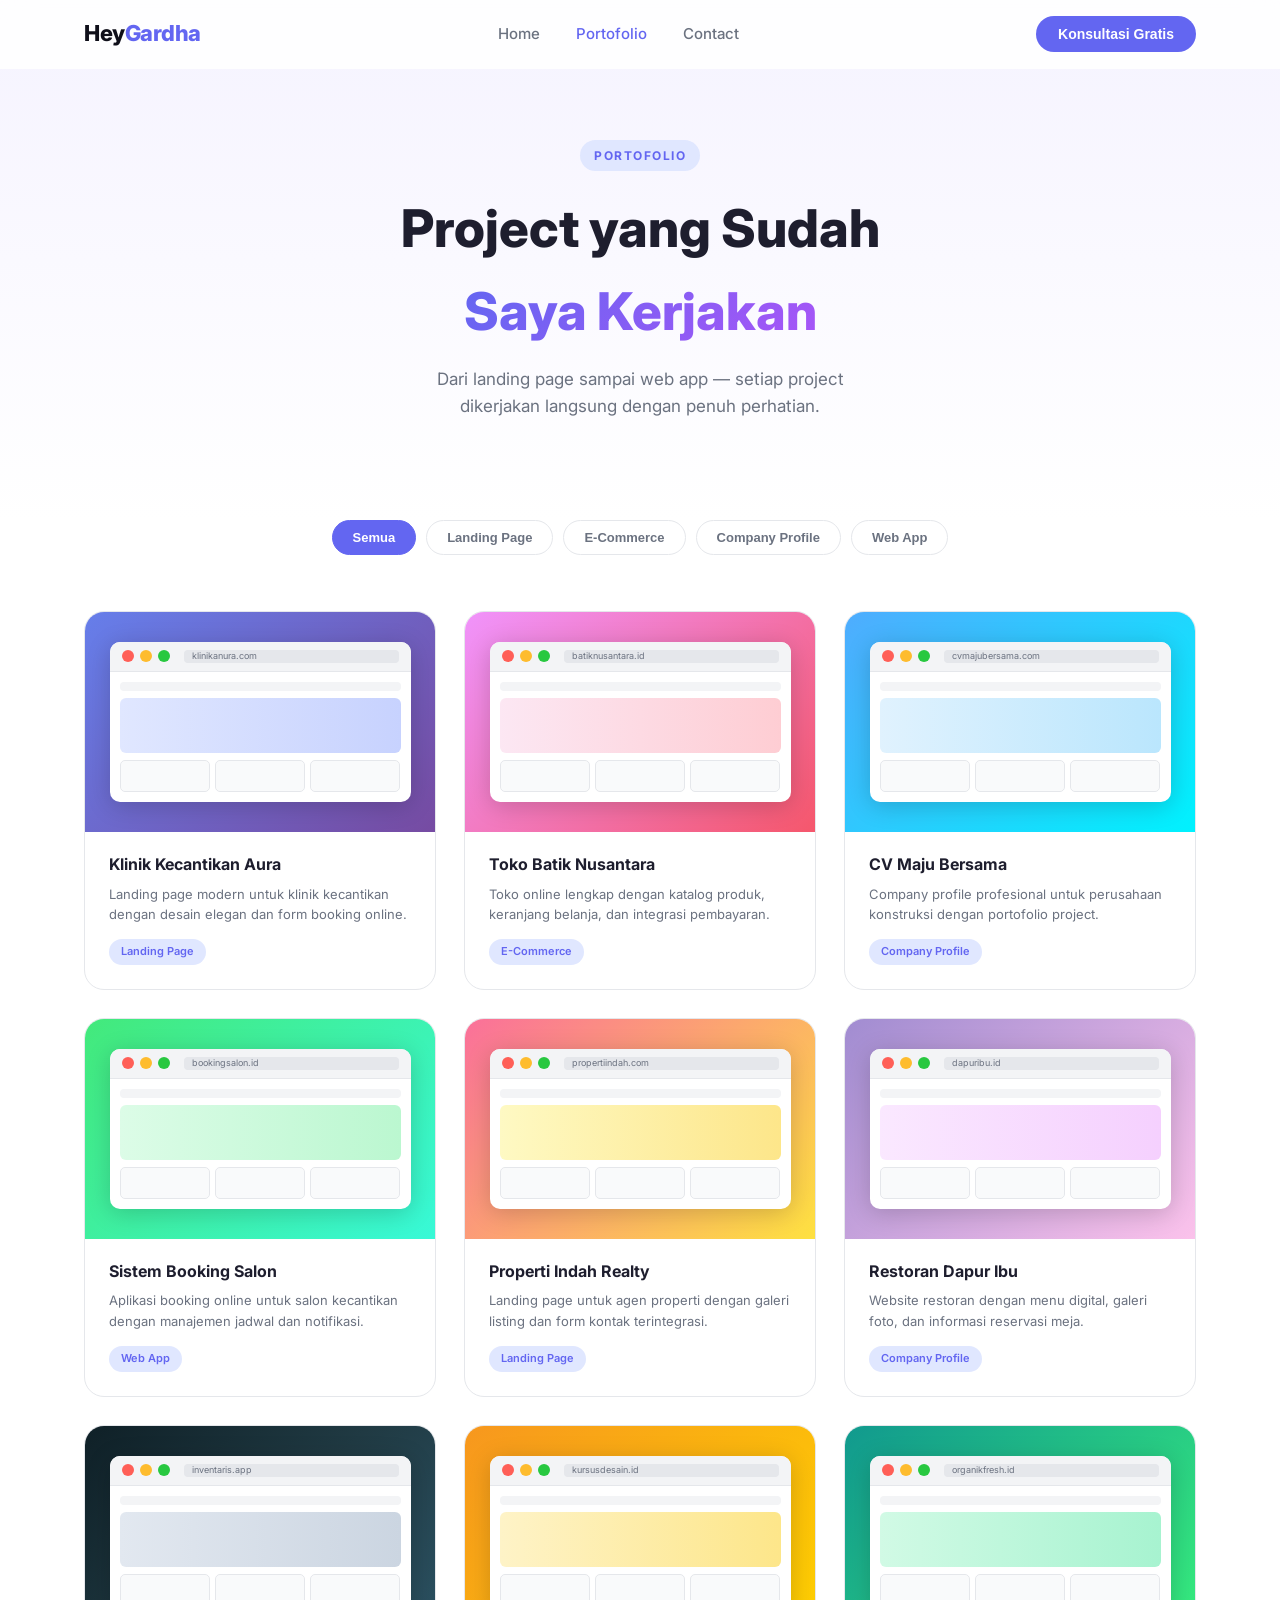
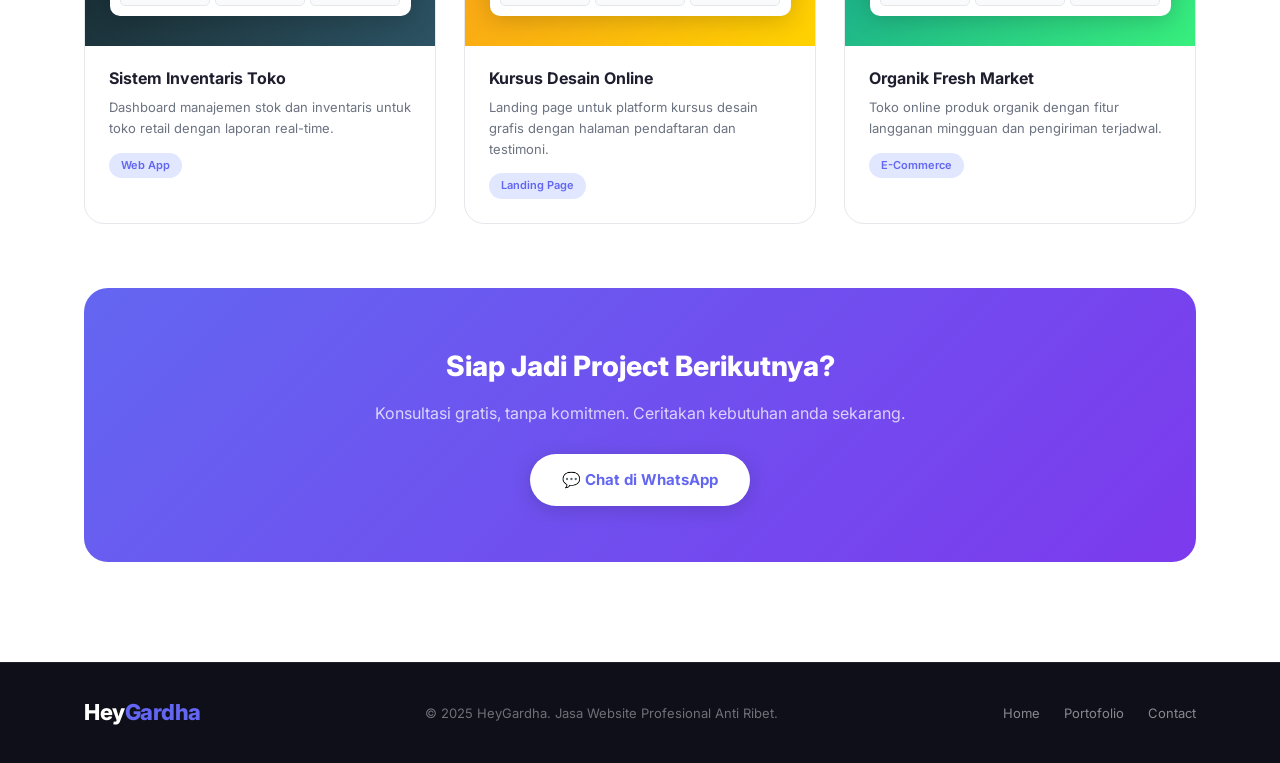
<file: portfolio.html>
<!DOCTYPE html>
<html lang="id">
<head>
  <meta charset="UTF-8" />
  <meta name="viewport" content="width=device-width, initial-scale=1.0" />
  <title>Portofolio – HeyGardha</title>
  <link rel="stylesheet" href="style.css" />
  <link href="https://fonts.googleapis.com/css2?family=Inter:wght@400;500;600;700;800&display=swap" rel="stylesheet" />
  <style>
    .portfolio-page-hero {
      padding: 140px 24px 60px;
      text-align: center;
      background: linear-gradient(180deg, #f5f3ff 0%, #fff 100%);
    }
    .portfolio-page-hero h1 { font-size: clamp(32px, 5vw, 52px); font-weight: 800; margin-bottom: 12px; }
    .portfolio-page-hero p { color: var(--text-muted); font-size: 17px; max-width: 480px; margin: 0 auto 40px; }

    .filter-bar {
      display: flex;
      justify-content: center;
      gap: 10px;
      flex-wrap: wrap;
      margin-bottom: 56px;
    }
    .filter-btn {
      padding: 9px 20px;
      border-radius: 50px;
      border: 1px solid var(--border);
      background: var(--white);
      font-size: 13px;
      font-weight: 600;
      cursor: pointer;
      color: var(--text-muted);
      transition: all 0.2s;
    }
    .filter-btn:hover, .filter-btn.active {
      background: var(--primary);
      color: #fff;
      border-color: var(--primary);
    }

    .portfolio-full { padding: 0 0 100px; }
    .portfolio-full .container { text-align: center; }

    .portfolio-full-grid {
      display: grid;
      grid-template-columns: repeat(auto-fill, minmax(320px, 1fr));
      gap: 28px;
      text-align: left;
    }

    .pf-card {
      background: var(--white);
      border-radius: 20px;
      overflow: hidden;
      border: 1px solid var(--border);
      transition: transform 0.25s, box-shadow 0.25s;
    }
    .pf-card:hover { transform: translateY(-6px); box-shadow: var(--shadow-lg); }
    .pf-card[data-hidden="true"] { display: none; }

    .pf-img {
      height: 220px;
      position: relative;
      overflow: hidden;
      display: flex;
      align-items: center;
      justify-content: center;
    }

    .pf-browser {
      width: 86%;
      background: #fff;
      border-radius: 10px;
      overflow: hidden;
      box-shadow: 0 4px 24px rgba(0,0,0,0.18);
    }
    .pf-browser .browser-bar { background: #f3f4f6; padding: 8px 12px; display: flex; align-items: center; gap: 6px; border-bottom: 1px solid #e5e7eb; }
    .pf-browser .browser-url { flex: 1; background: #e5e7eb; border-radius: 4px; height: 13px; margin-left: 8px; font-size: 9px; color: #6b7280; padding: 0 8px; overflow: hidden; white-space: nowrap; display: flex; align-items: center; }
    .pf-browser .browser-content { padding: 10px; display: flex; flex-direction: column; gap: 7px; }
    .pf-browser .bc-nav { height: 9px; background: #f3f4f6; border-radius: 4px; }
    .pf-browser .bc-hero { height: 55px; border-radius: 6px; }
    .pf-browser .bc-row { display: flex; gap: 5px; }
    .pf-browser .bc-block { flex: 1; height: 32px; background: #f9fafb; border-radius: 5px; border: 1px solid #e5e7eb; }

    .pf-info { padding: 20px 24px 24px; }
    .pf-info h4 { font-size: 16px; font-weight: 700; margin-bottom: 6px; }
    .pf-info p { font-size: 13px; color: var(--text-muted); margin-bottom: 14px; line-height: 1.6; }
    .pf-meta { display: flex; align-items: center; justify-content: space-between; }

    .pf-cta-section {
      margin-top: 64px;
      padding: 56px 40px;
      background: linear-gradient(135deg, var(--primary), #7c3aed);
      border-radius: 24px;
      text-align: center;
      color: #fff;
    }
    .pf-cta-section h3 { font-size: 28px; font-weight: 800; margin-bottom: 12px; }
    .pf-cta-section p { color: rgba(255,255,255,0.75); margin-bottom: 28px; font-size: 16px; }
    .btn-white {
      display: inline-flex;
      align-items: center;
      gap: 8px;
      background: #fff;
      color: var(--primary);
      padding: 14px 32px;
      border-radius: 50px;
      font-weight: 700;
      font-size: 15px;
      transition: transform 0.2s, box-shadow 0.2s;
      box-shadow: 0 4px 20px rgba(0,0,0,0.15);
    }
    .btn-white:hover { transform: translateY(-2px); box-shadow: 0 8px 28px rgba(0,0,0,0.2); }

    @media (max-width: 600px) {
      .portfolio-full-grid { grid-template-columns: 1fr; }
      .pf-cta-section { padding: 40px 24px; }
    }
  </style>
</head>
<body>

  <!-- NAVBAR -->
  <nav class="navbar" id="navbar">
    <div class="nav-container">
      <a href="index.html" class="logo">Hey<span>Gardha</span></a>
      <ul class="nav-links">
        <li><a href="index.html">Home</a></li>
        <li><a href="portfolio.html" style="color:var(--primary)">Portofolio</a></li>
        <li><a href="index.html#contact">Contact</a></li>
      </ul>
      <button class="nav-cta" onclick="location.href='index.html#contact'">Konsultasi Gratis</button>
      <button class="hamburger" id="hamburger" aria-label="Toggle menu">
        <span></span><span></span><span></span>
      </button>
    </div>
    <div class="mobile-menu" id="mobileMenu">
      <a href="index.html">Home</a>
      <a href="portfolio.html">Portofolio</a>
      <a href="index.html#contact">Contact</a>
      <a href="index.html#contact" class="mobile-cta">Konsultasi Gratis</a>
    </div>
  </nav>

  <!-- HERO -->
  <div class="portfolio-page-hero">
    <div class="section-label">Portofolio</div>
    <h1>Project yang Sudah<br /><span class="highlight">Saya Kerjakan</span></h1>
    <p>Dari landing page sampai web app — setiap project dikerjakan langsung dengan penuh perhatian.</p>
  </div>

  <!-- PORTFOLIO GRID -->
  <section class="portfolio-full">
    <div class="container">
      <div class="filter-bar" id="filterBar">
        <button class="filter-btn active" data-filter="all">Semua</button>
        <button class="filter-btn" data-filter="landing">Landing Page</button>
        <button class="filter-btn" data-filter="ecommerce">E-Commerce</button>
        <button class="filter-btn" data-filter="company">Company Profile</button>
        <button class="filter-btn" data-filter="webapp">Web App</button>
      </div>

      <div class="portfolio-full-grid" id="portfolioGrid">

        <div class="pf-card fade-in" data-category="landing">
          <div class="pf-img" style="background: linear-gradient(135deg, #667eea, #764ba2);">
            <div class="pf-browser">
              <div class="browser-bar"><span class="dot red"></span><span class="dot yellow"></span><span class="dot green"></span><span class="browser-url">klinikanura.com</span></div>
              <div class="browser-content">
                <div class="bc-nav"></div>
                <div class="bc-hero" style="background:linear-gradient(90deg,#e0e7ff,#c7d2fe)"></div>
                <div class="bc-row"><div class="bc-block"></div><div class="bc-block"></div><div class="bc-block"></div></div>
              </div>
            </div>
          </div>
          <div class="pf-info">
            <h4>Klinik Kecantikan Aura</h4>
            <p>Landing page modern untuk klinik kecantikan dengan desain elegan dan form booking online.</p>
            <div class="pf-meta"><span class="tag">Landing Page</span></div>
          </div>
        </div>

        <div class="pf-card fade-in" data-category="ecommerce">
          <div class="pf-img" style="background: linear-gradient(135deg, #f093fb, #f5576c);">
            <div class="pf-browser">
              <div class="browser-bar"><span class="dot red"></span><span class="dot yellow"></span><span class="dot green"></span><span class="browser-url">batiknusantara.id</span></div>
              <div class="browser-content">
                <div class="bc-nav"></div>
                <div class="bc-hero" style="background:linear-gradient(90deg,#fce7f3,#fecdd3)"></div>
                <div class="bc-row"><div class="bc-block"></div><div class="bc-block"></div><div class="bc-block"></div></div>
              </div>
            </div>
          </div>
          <div class="pf-info">
            <h4>Toko Batik Nusantara</h4>
            <p>Toko online lengkap dengan katalog produk, keranjang belanja, dan integrasi pembayaran.</p>
            <div class="pf-meta"><span class="tag">E-Commerce</span></div>
          </div>
        </div>

        <div class="pf-card fade-in" data-category="company">
          <div class="pf-img" style="background: linear-gradient(135deg, #4facfe, #00f2fe);">
            <div class="pf-browser">
              <div class="browser-bar"><span class="dot red"></span><span class="dot yellow"></span><span class="dot green"></span><span class="browser-url">cvmajubersama.com</span></div>
              <div class="browser-content">
                <div class="bc-nav"></div>
                <div class="bc-hero" style="background:linear-gradient(90deg,#e0f2fe,#bae6fd)"></div>
                <div class="bc-row"><div class="bc-block"></div><div class="bc-block"></div><div class="bc-block"></div></div>
              </div>
            </div>
          </div>
          <div class="pf-info">
            <h4>CV Maju Bersama</h4>
            <p>Company profile profesional untuk perusahaan konstruksi dengan portofolio project.</p>
            <div class="pf-meta"><span class="tag">Company Profile</span></div>
          </div>
        </div>

        <div class="pf-card fade-in" data-category="webapp">
          <div class="pf-img" style="background: linear-gradient(135deg, #43e97b, #38f9d7);">
            <div class="pf-browser">
              <div class="browser-bar"><span class="dot red"></span><span class="dot yellow"></span><span class="dot green"></span><span class="browser-url">bookingsalon.id</span></div>
              <div class="browser-content">
                <div class="bc-nav"></div>
                <div class="bc-hero" style="background:linear-gradient(90deg,#dcfce7,#bbf7d0)"></div>
                <div class="bc-row"><div class="bc-block"></div><div class="bc-block"></div><div class="bc-block"></div></div>
              </div>
            </div>
          </div>
          <div class="pf-info">
            <h4>Sistem Booking Salon</h4>
            <p>Aplikasi booking online untuk salon kecantikan dengan manajemen jadwal dan notifikasi.</p>
            <div class="pf-meta"><span class="tag">Web App</span></div>
          </div>
        </div>

        <div class="pf-card fade-in" data-category="landing">
          <div class="pf-img" style="background: linear-gradient(135deg, #fa709a, #fee140);">
            <div class="pf-browser">
              <div class="browser-bar"><span class="dot red"></span><span class="dot yellow"></span><span class="dot green"></span><span class="browser-url">propertiindah.com</span></div>
              <div class="browser-content">
                <div class="bc-nav"></div>
                <div class="bc-hero" style="background:linear-gradient(90deg,#fef9c3,#fde68a)"></div>
                <div class="bc-row"><div class="bc-block"></div><div class="bc-block"></div><div class="bc-block"></div></div>
              </div>
            </div>
          </div>
          <div class="pf-info">
            <h4>Properti Indah Realty</h4>
            <p>Landing page untuk agen properti dengan galeri listing dan form kontak terintegrasi.</p>
            <div class="pf-meta"><span class="tag">Landing Page</span></div>
          </div>
        </div>

        <div class="pf-card fade-in" data-category="company">
          <div class="pf-img" style="background: linear-gradient(135deg, #a18cd1, #fbc2eb);">
            <div class="pf-browser">
              <div class="browser-bar"><span class="dot red"></span><span class="dot yellow"></span><span class="dot green"></span><span class="browser-url">dapuribu.id</span></div>
              <div class="browser-content">
                <div class="bc-nav"></div>
                <div class="bc-hero" style="background:linear-gradient(90deg,#fae8ff,#f5d0fe)"></div>
                <div class="bc-row"><div class="bc-block"></div><div class="bc-block"></div><div class="bc-block"></div></div>
              </div>
            </div>
          </div>
          <div class="pf-info">
            <h4>Restoran Dapur Ibu</h4>
            <p>Website restoran dengan menu digital, galeri foto, dan informasi reservasi meja.</p>
            <div class="pf-meta"><span class="tag">Company Profile</span></div>
          </div>
        </div>

        <div class="pf-card fade-in" data-category="webapp">
          <div class="pf-img" style="background: linear-gradient(135deg, #0f2027, #203a43, #2c5364);">
            <div class="pf-browser">
              <div class="browser-bar"><span class="dot red"></span><span class="dot yellow"></span><span class="dot green"></span><span class="browser-url">inventaris.app</span></div>
              <div class="browser-content">
                <div class="bc-nav"></div>
                <div class="bc-hero" style="background:linear-gradient(90deg,#e2e8f0,#cbd5e1)"></div>
                <div class="bc-row"><div class="bc-block"></div><div class="bc-block"></div><div class="bc-block"></div></div>
              </div>
            </div>
          </div>
          <div class="pf-info">
            <h4>Sistem Inventaris Toko</h4>
            <p>Dashboard manajemen stok dan inventaris untuk toko retail dengan laporan real-time.</p>
            <div class="pf-meta"><span class="tag">Web App</span></div>
          </div>
        </div>

        <div class="pf-card fade-in" data-category="landing">
          <div class="pf-img" style="background: linear-gradient(135deg, #f7971e, #ffd200);">
            <div class="pf-browser">
              <div class="browser-bar"><span class="dot red"></span><span class="dot yellow"></span><span class="dot green"></span><span class="browser-url">kursusdesain.id</span></div>
              <div class="browser-content">
                <div class="bc-nav"></div>
                <div class="bc-hero" style="background:linear-gradient(90deg,#fef3c7,#fde68a)"></div>
                <div class="bc-row"><div class="bc-block"></div><div class="bc-block"></div><div class="bc-block"></div></div>
              </div>
            </div>
          </div>
          <div class="pf-info">
            <h4>Kursus Desain Online</h4>
            <p>Landing page untuk platform kursus desain grafis dengan halaman pendaftaran dan testimoni.</p>
            <div class="pf-meta"><span class="tag">Landing Page</span></div>
          </div>
        </div>

        <div class="pf-card fade-in" data-category="ecommerce">
          <div class="pf-img" style="background: linear-gradient(135deg, #11998e, #38ef7d);">
            <div class="pf-browser">
              <div class="browser-bar"><span class="dot red"></span><span class="dot yellow"></span><span class="dot green"></span><span class="browser-url">organikfresh.id</span></div>
              <div class="browser-content">
                <div class="bc-nav"></div>
                <div class="bc-hero" style="background:linear-gradient(90deg,#d1fae5,#a7f3d0)"></div>
                <div class="bc-row"><div class="bc-block"></div><div class="bc-block"></div><div class="bc-block"></div></div>
              </div>
            </div>
          </div>
          <div class="pf-info">
            <h4>Organik Fresh Market</h4>
            <p>Toko online produk organik dengan fitur langganan mingguan dan pengiriman terjadwal.</p>
            <div class="pf-meta"><span class="tag">E-Commerce</span></div>
          </div>
        </div>

      </div>

      <!-- CTA -->
      <div class="pf-cta-section">
        <h3>Siap Jadi Project Berikutnya?</h3>
        <p>Konsultasi gratis, tanpa komitmen. Ceritakan kebutuhan anda sekarang.</p>
        <a href="https://wa.me/6281234567890?text=Halo%20Gardha%2C%20saya%20mau%20konsultasi%20website" target="_blank" class="btn-white">
          💬 Chat di WhatsApp
        </a>
      </div>
    </div>
  </section>

  <!-- FOOTER -->
  <footer class="footer">
    <div class="container footer-inner">
      <a href="index.html" class="logo">Hey<span>Gardha</span></a>
      <p>© 2025 HeyGardha. Jasa Website Profesional Anti Ribet.</p>
      <div class="footer-links">
        <a href="index.html">Home</a>
        <a href="portfolio.html">Portofolio</a>
        <a href="index.html#contact">Contact</a>
      </div>
    </div>
  </footer>

  <script>
    window.addEventListener('scroll', () => {
      document.getElementById('navbar').classList.toggle('scrolled', window.scrollY > 20);
    });

    document.getElementById('hamburger').addEventListener('click', () => {
      document.getElementById('mobileMenu').classList.toggle('open');
      document.getElementById('hamburger').classList.toggle('active');
    });

    // Filter
    document.getElementById('filterBar').addEventListener('click', (e) => {
      const btn = e.target.closest('.filter-btn');
      if (!btn) return;
      document.querySelectorAll('.filter-btn').forEach(b => b.classList.remove('active'));
      btn.classList.add('active');
      const filter = btn.dataset.filter;
      document.querySelectorAll('.pf-card').forEach(card => {
        card.dataset.hidden = filter !== 'all' && card.dataset.category !== filter ? 'true' : 'false';
      });
    });

    // Fade in
    const observer = new IntersectionObserver((entries) => {
      entries.forEach(e => { if (e.isIntersecting) e.target.classList.add('visible'); });
    }, { threshold: 0.1 });
    document.querySelectorAll('.fade-in').forEach(el => observer.observe(el));
  </script>
</body>
</html>
</file>
<file: style.css>
/* ===== RESET & BASE ===== */
*, *::before, *::after { box-sizing: border-box; margin: 0; padding: 0; }

:root {
  --primary: #6366f1;
  --primary-dark: #4f46e5;
  --primary-light: #e0e7ff;
  --dark: #0f0f1a;
  --dark-2: #1a1a2e;
  --text: #1e1e2e;
  --text-muted: #6b7280;
  --border: #e5e7eb;
  --white: #ffffff;
  --radius: 16px;
  --shadow: 0 4px 24px rgba(99,102,241,0.10);
  --shadow-lg: 0 8px 48px rgba(99,102,241,0.18);
}

html { scroll-behavior: smooth; }

body {
  font-family: 'Inter', sans-serif;
  color: var(--text);
  background: var(--white);
  line-height: 1.6;
  overflow-x: hidden;
}

a { text-decoration: none; color: inherit; }
ul { list-style: none; }

.container {
  max-width: 1160px;
  margin: 0 auto;
  padding: 0 24px;
}

/* ===== BUTTONS ===== */
.btn-primary {
  display: inline-flex;
  align-items: center;
  gap: 8px;
  background: var(--primary);
  color: #fff;
  padding: 14px 28px;
  border-radius: 50px;
  font-weight: 600;
  font-size: 15px;
  border: none;
  cursor: pointer;
  transition: background 0.2s, transform 0.2s, box-shadow 0.2s;
  box-shadow: 0 4px 20px rgba(99,102,241,0.3);
}
.btn-primary:hover { background: var(--primary-dark); transform: translateY(-2px); box-shadow: 0 8px 28px rgba(99,102,241,0.4); }
.btn-primary.full { width: 100%; justify-content: center; border-radius: 12px; }

.btn-ghost {
  display: inline-flex;
  align-items: center;
  gap: 8px;
  background: transparent;
  color: var(--text);
  padding: 14px 28px;
  border-radius: 50px;
  font-weight: 600;
  font-size: 15px;
  border: 2px solid var(--border);
  cursor: pointer;
  transition: border-color 0.2s, color 0.2s;
}
.btn-ghost:hover { border-color: var(--primary); color: var(--primary); }

/* ===== SECTION LABELS ===== */
.section-label {
  display: inline-block;
  background: var(--primary-light);
  color: var(--primary);
  font-size: 12px;
  font-weight: 700;
  letter-spacing: 1.5px;
  text-transform: uppercase;
  padding: 6px 14px;
  border-radius: 50px;
  margin-bottom: 16px;
}
.section-label.light { background: rgba(255,255,255,0.15); color: #fff; }

h2 {
  font-size: clamp(28px, 4vw, 42px);
  font-weight: 800;
  line-height: 1.2;
  margin-bottom: 12px;
}

.section-sub {
  color: var(--text-muted);
  font-size: 17px;
  margin-bottom: 48px;
}

/* ===== FADE IN ANIMATION ===== */
.fade-in { opacity: 0; transform: translateY(24px); transition: opacity 0.5s ease, transform 0.5s ease; }
.fade-in.visible { opacity: 1; transform: translateY(0); }

/* ===== NAVBAR ===== */
.navbar {
  position: fixed;
  top: 0; left: 0; right: 0;
  z-index: 1000;
  background: rgba(255,255,255,0.85);
  backdrop-filter: blur(16px);
  -webkit-backdrop-filter: blur(16px);
  border-bottom: 1px solid transparent;
  transition: border-color 0.3s, box-shadow 0.3s;
}
.navbar.scrolled { border-color: var(--border); box-shadow: 0 2px 20px rgba(0,0,0,0.08); }

.nav-container {
  max-width: 1160px;
  margin: 0 auto;
  padding: 0 24px;
  height: 68px;
  display: flex;
  align-items: center;
  justify-content: space-between;
}

.logo {
  font-size: 22px;
  font-weight: 800;
  color: var(--dark);
  letter-spacing: -0.5px;
}
.logo span { color: var(--primary); }

.nav-links {
  display: flex;
  gap: 36px;
}
.nav-links a {
  font-size: 15px;
  font-weight: 500;
  color: var(--text-muted);
  transition: color 0.2s;
}
.nav-links a:hover { color: var(--primary); }

.nav-cta {
  background: var(--primary);
  color: #fff;
  border: none;
  padding: 10px 22px;
  border-radius: 50px;
  font-size: 14px;
  font-weight: 600;
  cursor: pointer;
  transition: background 0.2s;
}
.nav-cta:hover { background: var(--primary-dark); }

.hamburger {
  display: none;
  flex-direction: column;
  gap: 5px;
  background: none;
  border: none;
  cursor: pointer;
  padding: 4px;
}
.hamburger span {
  display: block;
  width: 24px;
  height: 2px;
  background: var(--text);
  border-radius: 2px;
  transition: transform 0.3s, opacity 0.3s;
}
.hamburger.active span:nth-child(1) { transform: translateY(7px) rotate(45deg); }
.hamburger.active span:nth-child(2) { opacity: 0; }
.hamburger.active span:nth-child(3) { transform: translateY(-7px) rotate(-45deg); }

.mobile-menu {
  display: none;
  flex-direction: column;
  padding: 16px 24px 24px;
  gap: 4px;
  border-top: 1px solid var(--border);
}
.mobile-menu.open { display: flex; }
.mobile-menu a {
  padding: 12px 0;
  font-size: 16px;
  font-weight: 500;
  color: var(--text-muted);
  border-bottom: 1px solid var(--border);
}
.mobile-menu a:last-child { border-bottom: none; }
.mobile-menu .mobile-cta {
  margin-top: 12px;
  background: var(--primary);
  color: #fff;
  text-align: center;
  padding: 14px;
  border-radius: 12px;
  font-weight: 600;
  border-bottom: none;
}

/* ===== HERO ===== */
.hero {
  min-height: 100vh;
  display: flex;
  align-items: center;
  padding: 100px 24px 80px;
  max-width: 1160px;
  margin: 0 auto;
  gap: 60px;
}

.hero-content { flex: 1; }

.hero-badge {
  display: inline-flex;
  align-items: center;
  gap: 8px;
  background: #f0fdf4;
  color: #16a34a;
  font-size: 13px;
  font-weight: 600;
  padding: 8px 16px;
  border-radius: 50px;
  border: 1px solid #bbf7d0;
  margin-bottom: 24px;
}

.hero h1 {
  font-size: clamp(36px, 5.5vw, 64px);
  font-weight: 800;
  line-height: 1.1;
  letter-spacing: -1.5px;
  margin-bottom: 20px;
  color: var(--dark);
}

.highlight {
  background: linear-gradient(135deg, var(--primary), #a855f7);
  -webkit-background-clip: text;
  -webkit-text-fill-color: transparent;
  background-clip: text;
}

.hero-subtitle {
  font-size: 18px;
  color: var(--text-muted);
  max-width: 480px;
  margin-bottom: 36px;
  line-height: 1.7;
}

.hero-actions {
  display: flex;
  gap: 16px;
  flex-wrap: wrap;
  margin-bottom: 48px;
}

.hero-stats {
  display: flex;
  align-items: center;
  gap: 24px;
}
.stat { display: flex; flex-direction: column; }
.stat strong { font-size: 24px; font-weight: 800; color: var(--dark); }
.stat span { font-size: 13px; color: var(--text-muted); }
.stat-divider { width: 1px; height: 40px; background: var(--border); }

/* Hero Visual */
.hero-visual {
  flex: 1;
  position: relative;
  display: flex;
  justify-content: center;
  align-items: center;
}

.hero-card {
  background: var(--white);
  border-radius: 20px;
  box-shadow: var(--shadow-lg);
  width: 100%;
  max-width: 420px;
  overflow: hidden;
  border: 1px solid var(--border);
}

.card-header {
  background: #f9fafb;
  padding: 14px 18px;
  display: flex;
  gap: 8px;
  border-bottom: 1px solid var(--border);
}
.dot { width: 12px; height: 12px; border-radius: 50%; }
.dot.red { background: #ff5f57; }
.dot.yellow { background: #febc2e; }
.dot.green { background: #28c840; }

.card-body { padding: 24px; display: flex; flex-direction: column; gap: 12px; }
.mock-bar { height: 12px; border-radius: 6px; background: #f3f4f6; }
.mock-bar.wide { width: 80%; }
.mock-bar.medium { width: 60%; }
.mock-bar.short { width: 40%; }
.mock-img { height: 140px; border-radius: 12px; background: linear-gradient(135deg, var(--primary-light), #e0e7ff); }

.floating-badge {
  position: absolute;
  background: var(--white);
  border: 1px solid var(--border);
  border-radius: 50px;
  padding: 10px 18px;
  font-size: 13px;
  font-weight: 600;
  box-shadow: var(--shadow);
  white-space: nowrap;
}
.badge-1 { top: 10%; right: -10px; color: var(--primary); }
.badge-2 { bottom: 15%; left: -10px; color: #16a34a; }

/* ===== SERVICES ===== */
.services {
  padding: 100px 0;
  background: #fafafa;
}
.services .container { text-align: center; }

.services-grid {
  display: grid;
  grid-template-columns: repeat(auto-fit, minmax(240px, 1fr));
  gap: 24px;
  text-align: left;
}

.service-card {
  background: var(--white);
  border: 1px solid var(--border);
  border-radius: var(--radius);
  padding: 32px;
  position: relative;
  transition: transform 0.2s, box-shadow 0.2s;
}
.service-card:hover { transform: translateY(-4px); box-shadow: var(--shadow-lg); }
.service-card.featured { border-color: var(--primary); box-shadow: 0 0 0 1px var(--primary); }

.service-badge {
  position: absolute;
  top: -12px; right: 20px;
  background: var(--primary);
  color: #fff;
  font-size: 11px;
  font-weight: 700;
  padding: 4px 12px;
  border-radius: 50px;
  letter-spacing: 0.5px;
}

.service-icon { font-size: 36px; margin-bottom: 16px; }
.service-card h3 { font-size: 18px; font-weight: 700; margin-bottom: 8px; }
.service-card p { color: var(--text-muted); font-size: 14px; line-height: 1.6; }

/* ===== WHY ===== */
.why { padding: 100px 0; }

.why-inner {
  display: grid;
  grid-template-columns: 1fr 1fr;
  gap: 80px;
  align-items: center;
}

.why-text h2 { margin-bottom: 16px; }
.why-text > p { color: var(--text-muted); margin-bottom: 28px; }

.why-list { display: flex; flex-direction: column; gap: 14px; margin-bottom: 36px; }
.why-list li { display: flex; align-items: center; gap: 12px; font-size: 15px; }
.check {
  width: 22px; height: 22px;
  background: var(--primary-light);
  color: var(--primary);
  border-radius: 50%;
  display: flex; align-items: center; justify-content: center;
  font-size: 12px;
  font-weight: 700;
  flex-shrink: 0;
}

.why-visual {
  display: grid;
  grid-template-columns: 1fr 1fr;
  gap: 16px;
}

.why-card {
  background: var(--white);
  border: 1px solid var(--border);
  border-radius: var(--radius);
  padding: 24px;
  transition: transform 0.2s, box-shadow 0.2s;
}
.why-card:hover { transform: translateY(-4px); box-shadow: var(--shadow); }
.why-icon { font-size: 28px; margin-bottom: 12px; }
.why-card h4 { font-size: 15px; font-weight: 700; margin-bottom: 6px; }
.why-card p { font-size: 13px; color: var(--text-muted); }

/* ===== PORTFOLIO ===== */
.portfolio { padding: 100px 0; background: #fafafa; }
.portfolio .container { text-align: center; }

.portfolio-grid {
  display: grid;
  grid-template-columns: repeat(auto-fit, minmax(320px, 1fr));
  gap: 24px;
  text-align: left;
}

.portfolio-card {
  background: var(--white);
  border-radius: var(--radius);
  overflow: hidden;
  border: 1px solid var(--border);
  transition: transform 0.2s, box-shadow 0.2s;
}
.portfolio-card:hover { transform: translateY(-4px); box-shadow: var(--shadow-lg); }

.portfolio-img {
  height: 200px;
  position: relative;
  overflow: hidden;
}

.portfolio-overlay {
  position: absolute;
  inset: 0;
  background: rgba(0,0,0,0.3);
  display: flex;
  align-items: center;
  justify-content: center;
  opacity: 0;
  transition: opacity 0.3s;
}
.portfolio-card:hover .portfolio-overlay { opacity: 1; }
.portfolio-overlay span {
  background: rgba(255,255,255,0.9);
  color: var(--text);
  padding: 8px 20px;
  border-radius: 50px;
  font-size: 13px;
  font-weight: 600;
}

.portfolio-info { padding: 20px 24px; }
.portfolio-info h4 { font-size: 16px; font-weight: 700; margin-bottom: 6px; }
.portfolio-info p { font-size: 13px; color: var(--text-muted); margin-bottom: 12px; }

.tag {
  display: inline-block;
  background: var(--primary-light);
  color: var(--primary);
  font-size: 11px;
  font-weight: 600;
  padding: 4px 12px;
  border-radius: 50px;
}

/* ===== PROCESS ===== */
.process { padding: 100px 0; }
.process .container { text-align: center; }

.process-steps {
  display: flex;
  align-items: flex-start;
  justify-content: center;
  gap: 0;
  flex-wrap: wrap;
}

.step {
  flex: 1;
  min-width: 180px;
  max-width: 220px;
  padding: 32px 20px;
  text-align: center;
}

.step-num {
  font-size: 48px;
  font-weight: 800;
  color: var(--primary-light);
  line-height: 1;
  margin-bottom: 16px;
}

.step h4 { font-size: 17px; font-weight: 700; margin-bottom: 8px; }
.step p { font-size: 14px; color: var(--text-muted); line-height: 1.6; }

.step-arrow {
  font-size: 24px;
  color: var(--border);
  padding-top: 48px;
  flex-shrink: 0;
}

/* ===== TESTIMONIALS ===== */
.testimonials { padding: 100px 0; background: #fafafa; }
.testimonials .container { text-align: center; }

.testi-grid {
  display: grid;
  grid-template-columns: repeat(auto-fit, minmax(280px, 1fr));
  gap: 24px;
  text-align: left;
}

.testi-card {
  background: var(--white);
  border: 1px solid var(--border);
  border-radius: var(--radius);
  padding: 32px;
  transition: transform 0.2s, box-shadow 0.2s;
}
.testi-card:hover { transform: translateY(-4px); box-shadow: var(--shadow); }
.testi-card.featured { border-color: var(--primary); background: linear-gradient(135deg, #fafafe, #f0f0ff); }

.stars { color: #f59e0b; font-size: 18px; margin-bottom: 16px; letter-spacing: 2px; }
.testi-card > p { font-size: 15px; color: var(--text); line-height: 1.7; margin-bottom: 24px; font-style: italic; }

.testi-author { display: flex; align-items: center; gap: 12px; }
.avatar {
  width: 44px; height: 44px;
  border-radius: 50%;
  display: flex; align-items: center; justify-content: center;
  color: #fff;
  font-weight: 700;
  font-size: 18px;
  flex-shrink: 0;
}
.testi-author strong { display: block; font-size: 14px; font-weight: 700; }
.testi-author span { font-size: 12px; color: var(--text-muted); }

/* ===== CONTACT ===== */
.contact {
  padding: 100px 0;
  background: linear-gradient(135deg, var(--dark) 0%, var(--dark-2) 100%);
  color: #fff;
}

.contact-inner {
  display: grid;
  grid-template-columns: 1fr 1fr;
  gap: 80px;
  align-items: start;
}

.contact-text h2 { color: #fff; margin-bottom: 16px; }
.contact-text > p { color: rgba(255,255,255,0.65); margin-bottom: 40px; font-size: 16px; }

.contact-info { display: flex; flex-direction: column; gap: 20px; }

.contact-item {
  display: flex;
  align-items: center;
  gap: 16px;
  color: rgba(255,255,255,0.85);
  transition: color 0.2s;
}
.contact-item:hover { color: #fff; }
.contact-icon { font-size: 24px; flex-shrink: 0; }
.contact-item strong { display: block; font-size: 14px; font-weight: 600; color: #fff; }
.contact-item span { font-size: 14px; color: rgba(255,255,255,0.6); }

/* Contact Form */
.contact-form {
  background: rgba(255,255,255,0.05);
  border: 1px solid rgba(255,255,255,0.1);
  border-radius: 20px;
  padding: 36px;
  backdrop-filter: blur(10px);
}

.form-group { margin-bottom: 20px; }
.form-group label {
  display: block;
  font-size: 13px;
  font-weight: 600;
  color: rgba(255,255,255,0.8);
  margin-bottom: 8px;
}
.form-group input,
.form-group select,
.form-group textarea {
  width: 100%;
  background: rgba(255,255,255,0.08);
  border: 1px solid rgba(255,255,255,0.15);
  border-radius: 10px;
  padding: 12px 16px;
  font-size: 14px;
  color: #fff;
  font-family: 'Inter', sans-serif;
  transition: border-color 0.2s;
  outline: none;
}
.form-group input::placeholder,
.form-group textarea::placeholder { color: rgba(255,255,255,0.35); }
.form-group select option { background: var(--dark-2); color: #fff; }
.form-group input:focus,
.form-group select:focus,
.form-group textarea:focus { border-color: var(--primary); }
.form-group textarea { resize: vertical; }

/* ===== FOOTER ===== */
.footer {
  background: var(--dark);
  padding: 32px 24px;
  border-top: 1px solid rgba(255,255,255,0.08);
}

.footer-inner {
  display: flex;
  align-items: center;
  justify-content: space-between;
  flex-wrap: wrap;
  gap: 16px;
}

.footer .logo { color: #fff; }
.footer p { font-size: 13px; color: rgba(255,255,255,0.4); }

.footer-links { display: flex; gap: 24px; }
.footer-links a { font-size: 13px; color: rgba(255,255,255,0.5); transition: color 0.2s; }
.footer-links a:hover { color: #fff; }

/* ===== RESPONSIVE ===== */
@media (max-width: 900px) {
  .hero { flex-direction: column; padding: 100px 24px 60px; text-align: center; }
  .hero-subtitle { margin: 0 auto 36px; }
  .hero-actions { justify-content: center; }
  .hero-stats { justify-content: center; }
  .hero-visual { width: 100%; max-width: 400px; }
  .badge-1 { right: 0; }
  .badge-2 { left: 0; }

  .why-inner { grid-template-columns: 1fr; gap: 48px; }
  .contact-inner { grid-template-columns: 1fr; gap: 48px; }
}

@media (max-width: 768px) {
  .nav-links, .nav-cta { display: none; }
  .hamburger { display: flex; }

  .process-steps { flex-direction: column; align-items: center; }
  .step-arrow { transform: rotate(90deg); padding-top: 0; }

  .footer-inner { flex-direction: column; text-align: center; }
}

@media (max-width: 480px) {
  .hero h1 { letter-spacing: -0.5px; }
  .hero-stats { flex-direction: column; gap: 16px; }
  .stat-divider { width: 40px; height: 1px; }
  .portfolio-grid { grid-template-columns: 1fr; }
  .contact-form { padding: 24px; }
}

/* ===== PORTFOLIO SLIDER ===== */
.portfolio-preview { padding: 100px 0 60px; }
.portfolio-preview .container { text-align: center; }

.slider-wrapper {
  position: relative;
  overflow: hidden;
  margin: 0 0 24px;
}

.slider-track {
  display: flex;
  transition: transform 0.45s cubic-bezier(0.4, 0, 0.2, 1);
}

.slide {
  min-width: calc(100% / 3);
  padding: 0 12px;
  flex-shrink: 0;
}

.slide-img {
  border-radius: 16px;
  overflow: hidden;
  aspect-ratio: 16/10;
  display: flex;
  align-items: center;
  justify-content: center;
  margin-bottom: 16px;
  box-shadow: 0 8px 32px rgba(0,0,0,0.12);
}

/* Browser mockup inside slide */
.slide-browser {
  width: 88%;
  background: #fff;
  border-radius: 10px;
  overflow: hidden;
  box-shadow: 0 4px 24px rgba(0,0,0,0.2);
}

.browser-bar {
  background: #f3f4f6;
  padding: 8px 12px;
  display: flex;
  align-items: center;
  gap: 6px;
  border-bottom: 1px solid #e5e7eb;
}
.browser-url {
  flex: 1;
  background: #e5e7eb;
  border-radius: 4px;
  height: 14px;
  margin-left: 8px;
  font-size: 10px;
  color: #6b7280;
  display: flex;
  align-items: center;
  padding: 0 8px;
  overflow: hidden;
  white-space: nowrap;
}

.browser-content { padding: 10px; display: flex; flex-direction: column; gap: 8px; }
.bc-nav { height: 10px; background: #f3f4f6; border-radius: 4px; width: 100%; }
.bc-hero { height: 60px; background: linear-gradient(90deg, #e0e7ff, #f0f0ff); border-radius: 6px; }
.bc-row { display: flex; gap: 6px; }
.bc-block { flex: 1; height: 36px; background: #f9fafb; border-radius: 6px; border: 1px solid #e5e7eb; }

.slide-info { text-align: center; }
.slide-info h4 { font-size: 15px; font-weight: 700; margin-bottom: 6px; }

.slider-btn {
  position: absolute;
  top: 42%;
  transform: translateY(-50%);
  width: 44px; height: 44px;
  border-radius: 50%;
  background: var(--white);
  border: 1px solid var(--border);
  font-size: 22px;
  cursor: pointer;
  box-shadow: var(--shadow);
  display: flex; align-items: center; justify-content: center;
  transition: background 0.2s, color 0.2s;
  z-index: 10;
  color: var(--text);
}
.slider-btn:hover { background: var(--primary); color: #fff; border-color: var(--primary); }
.slider-btn.prev { left: 12px; }
.slider-btn.next { right: 12px; }

.slider-dots {
  display: flex;
  justify-content: center;
  gap: 8px;
  margin-bottom: 40px;
}
.dot-btn {
  width: 8px; height: 8px;
  border-radius: 50%;
  background: var(--border);
  border: none;
  cursor: pointer;
  transition: background 0.2s, width 0.2s;
  padding: 0;
}
.dot-btn.active { background: var(--primary); width: 24px; border-radius: 4px; }

.portfolio-cta-wrap { text-align: center; }

@media (max-width: 1023px) {
  .slide { min-width: 50%; }
}
@media (max-width: 639px) {
  .slide { min-width: 100%; }
}

/* ===== ABOUT / TENTANG SAYA ===== */
.about { padding: 100px 0; background: #fafafa; }

.about-inner {
  display: grid;
  grid-template-columns: 380px 1fr;
  gap: 72px;
  align-items: center;
}

.about-photo { position: relative; display: flex; flex-direction: column; align-items: center; }

.photo-frame {
  width: 320px;
  height: 380px;
  border-radius: 24px;
  overflow: hidden;
  background: linear-gradient(135deg, var(--primary-light), #e0e7ff);
  position: relative;
  box-shadow: var(--shadow-lg);
}
.photo-frame img {
  width: 100%;
  height: 100%;
  object-fit: cover;
  display: block;
}
.photo-placeholder {
  display: none;
  width: 100%;
  height: 100%;
  align-items: center;
  justify-content: center;
  font-size: 96px;
  font-weight: 800;
  color: var(--primary);
  background: linear-gradient(135deg, #e0e7ff, #c7d2fe);
}

.about-badge-wrap { margin-top: 20px; }
.about-badge {
  background: var(--white);
  border: 1px solid #bbf7d0;
  color: #16a34a;
  font-size: 13px;
  font-weight: 600;
  padding: 10px 20px;
  border-radius: 50px;
  box-shadow: var(--shadow);
}

.about-text h2 { margin-bottom: 16px; }

.about-lead {
  font-size: 17px;
  line-height: 1.7;
  color: var(--text);
  margin-bottom: 16px;
  font-weight: 500;
}
.about-lead strong { color: var(--primary); }

.about-body {
  font-size: 15px;
  color: var(--text-muted);
  line-height: 1.8;
  margin-bottom: 14px;
}
.about-body em { color: var(--text); font-style: normal; font-weight: 600; }

.about-highlights {
  display: flex;
  gap: 32px;
  margin: 28px 0 32px;
  padding: 24px;
  background: var(--white);
  border: 1px solid var(--border);
  border-radius: 16px;
}
.ah-item { display: flex; flex-direction: column; }
.ah-num { font-size: 28px; font-weight: 800; color: var(--primary); line-height: 1; }
.ah-label { font-size: 12px; color: var(--text-muted); margin-top: 4px; }

.btn-wa {
  display: inline-flex;
  align-items: center;
  gap: 10px;
  background: #25d366;
  color: #fff;
  padding: 14px 28px;
  border-radius: 50px;
  font-weight: 600;
  font-size: 15px;
  transition: background 0.2s, transform 0.2s;
  box-shadow: 0 4px 20px rgba(37,211,102,0.3);
}
.btn-wa:hover { background: #1ebe5d; transform: translateY(-2px); }

@media (max-width: 900px) {
  .about-inner { grid-template-columns: 1fr; gap: 48px; }
  .about-photo { align-items: center; }
  .photo-frame { width: 260px; height: 300px; }
  .about-text { text-align: center; }
  .about-highlights { justify-content: center; }
  .btn-wa { margin: 0 auto; }
}

/* ===== SERVICES GRID 3 COL ===== */
.services-grid-3 {
  grid-template-columns: repeat(3, 1fr);
}
.service-list {
  list-style: none;
  margin-top: 16px;
  display: flex;
  flex-direction: column;
  gap: 8px;
}
.service-list li {
  font-size: 13px;
  color: var(--text-muted);
}
.service-card.featured .service-list li { color: var(--text); }

@media (max-width: 860px) {
  .services-grid-3 { grid-template-columns: 1fr; }
}

/* ===== TESTIMONI SLIDER ===== */
.testimonials { padding: 100px 0 60px; background: #fafafa; }
.testimonials .container { text-align: center; }

.testi-slider-wrapper {
  position: relative;
  overflow: hidden;
  margin: 0 0 24px;
}

.testi-track {
  display: flex;
  transition: transform 0.45s cubic-bezier(0.4, 0, 0.2, 1);
}

.testi-slide {
  min-width: 100%;
  padding: 0 60px;
  flex-shrink: 0;
  display: flex;
  justify-content: center;
}

.testi-card-s {
  background: var(--white);
  border: 1px solid var(--border);
  border-radius: 24px;
  padding: 40px 48px;
  max-width: 680px;
  width: 100%;
  text-align: center;
  box-shadow: var(--shadow);
}
.testi-card-s.active-testi {
  border-color: var(--primary);
  box-shadow: 0 0 0 1px var(--primary), var(--shadow-lg);
}

.testi-card-s .stars { font-size: 22px; color: #f59e0b; letter-spacing: 3px; margin-bottom: 20px; }
.testi-card-s > p {
  font-size: 18px;
  line-height: 1.75;
  color: var(--text);
  font-style: italic;
  margin-bottom: 28px;
}
.testi-card-s .testi-author {
  display: flex;
  align-items: center;
  justify-content: center;
  gap: 14px;
}
.testi-card-s .testi-author strong { display: block; font-size: 15px; font-weight: 700; }
.testi-card-s .testi-author span { font-size: 13px; color: var(--text-muted); }

@media (max-width: 640px) {
  .testi-slide { padding: 0 16px; }
  .testi-card-s { padding: 28px 24px; }
  .testi-card-s > p { font-size: 15px; }
}

/* ===== CTA SECTION ===== */
.cta-section {
  padding: 100px 0;
  background: linear-gradient(135deg, var(--dark) 0%, #1e1b4b 100%);
  color: #fff;
}

.cta-inner {
  display: grid;
  grid-template-columns: 1fr 1fr;
  gap: 80px;
  align-items: center;
}

.cta-text h2 { color: #fff; font-size: clamp(28px, 4vw, 44px); margin-bottom: 16px; }
.cta-text > p { color: rgba(255,255,255,0.65); font-size: 17px; line-height: 1.7; margin-bottom: 36px; }

.btn-wa-lg {
  display: inline-flex;
  align-items: center;
  gap: 12px;
  background: #25d366;
  color: #fff;
  padding: 16px 36px;
  border-radius: 50px;
  font-weight: 700;
  font-size: 17px;
  transition: background 0.2s, transform 0.2s;
  box-shadow: 0 6px 28px rgba(37,211,102,0.35);
  margin-bottom: 16px;
}
.btn-wa-lg:hover { background: #1ebe5d; transform: translateY(-2px); }

.cta-note {
  font-size: 13px;
  color: rgba(255,255,255,0.45);
  margin-bottom: 0 !important;
}

/* Chat card visual */
.cta-card {
  background: rgba(255,255,255,0.06);
  border: 1px solid rgba(255,255,255,0.12);
  border-radius: 24px;
  padding: 28px;
  backdrop-filter: blur(10px);
}

.cta-card-header {
  display: flex;
  align-items: center;
  gap: 12px;
  margin-bottom: 20px;
  padding-bottom: 16px;
  border-bottom: 1px solid rgba(255,255,255,0.1);
}
.cta-avatar {
  width: 44px; height: 44px;
  border-radius: 50%;
  background: var(--primary);
  color: #fff;
  font-weight: 800;
  font-size: 18px;
  display: flex; align-items: center; justify-content: center;
  flex-shrink: 0;
}
.cta-card-header strong { display: block; color: #fff; font-size: 15px; }
.online-dot { font-size: 12px; color: #4ade80; }

.cta-bubble {
  padding: 12px 16px;
  border-radius: 16px;
  font-size: 14px;
  line-height: 1.5;
  margin-bottom: 10px;
  max-width: 85%;
}
.cta-bubble.left {
  background: rgba(255,255,255,0.1);
  color: rgba(255,255,255,0.9);
  border-bottom-left-radius: 4px;
  align-self: flex-start;
}
.cta-bubble.right {
  background: var(--primary);
  color: #fff;
  border-bottom-right-radius: 4px;
  margin-left: auto;
}

@media (max-width: 860px) {
  .cta-inner { grid-template-columns: 1fr; gap: 48px; }
  .cta-text { text-align: center; }
  .btn-wa-lg { margin: 0 auto 16px; }
}

/* ===== FOOTER NEW ===== */
.footer-new {
  background: var(--dark);
  color: rgba(255,255,255,0.6);
}

.footer-top {
  display: grid;
  grid-template-columns: 2fr 1fr 1fr 1fr;
  gap: 48px;
  padding: 64px 0 48px;
  border-bottom: 1px solid rgba(255,255,255,0.08);
}

.footer-brand .logo { color: #fff; font-size: 22px; display: inline-block; margin-bottom: 12px; }
.footer-brand > p { font-size: 14px; line-height: 1.7; color: rgba(255,255,255,0.5); margin-bottom: 20px; }

.footer-socials { display: flex; gap: 10px; }
.social-icon {
  width: 38px; height: 38px;
  border-radius: 10px;
  background: rgba(255,255,255,0.08);
  border: 1px solid rgba(255,255,255,0.1);
  display: flex; align-items: center; justify-content: center;
  color: rgba(255,255,255,0.6);
  transition: background 0.2s, color 0.2s;
}
.social-icon:hover { background: var(--primary); color: #fff; border-color: var(--primary); }

.footer-nav h5 {
  font-size: 13px;
  font-weight: 700;
  color: #fff;
  letter-spacing: 0.5px;
  margin-bottom: 16px;
  text-transform: uppercase;
}
.footer-nav a {
  display: block;
  font-size: 14px;
  color: rgba(255,255,255,0.5);
  margin-bottom: 10px;
  transition: color 0.2s;
}
.footer-nav a:hover { color: #fff; }

/* SECTION 8: COPYRIGHT */
.footer-bottom {
  background: rgba(0,0,0,0.2);
  padding: 20px 0;
}
.footer-bottom-inner {
  display: flex;
  justify-content: space-between;
  align-items: center;
  flex-wrap: wrap;
  gap: 8px;
}
.footer-bottom p { font-size: 13px; color: rgba(255,255,255,0.35); }

@media (max-width: 860px) {
  .footer-top { grid-template-columns: 1fr 1fr; gap: 32px; }
  .footer-brand { grid-column: 1 / -1; }
}
@media (max-width: 480px) {
  .footer-top { grid-template-columns: 1fr; }
  .footer-bottom-inner { flex-direction: column; text-align: center; }
}
</file>
